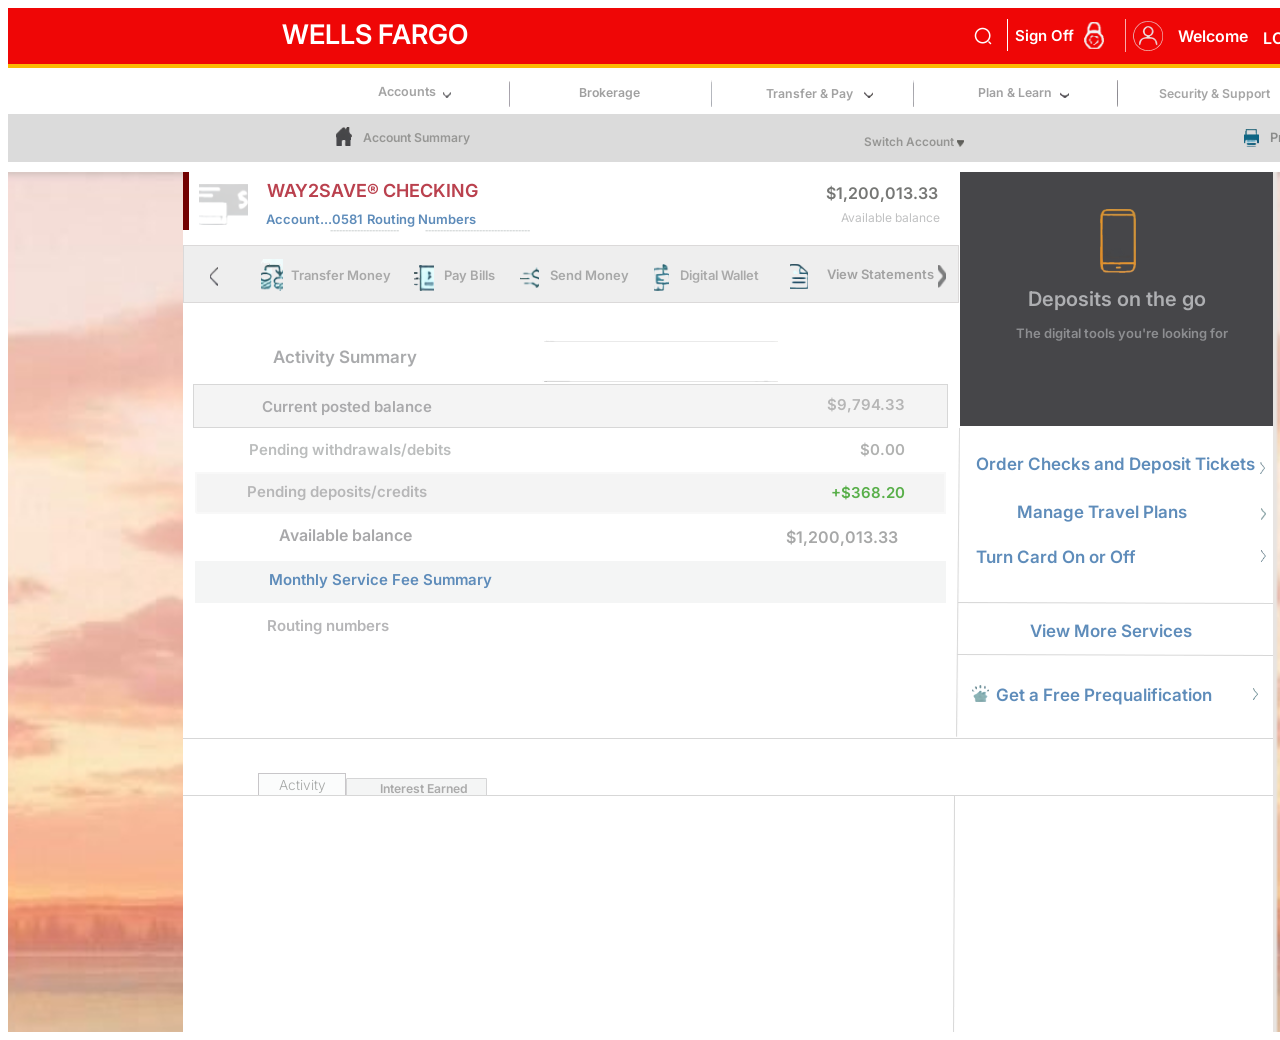
<file: new_account.html>
<!DOCTYPE html>
<html lang="en">
  <head>
    <meta charset="UTF-8" />
    <meta name="viewport" content="width=device-width, initial-scale=1.0" />
    <title>connect.secure.wellsfargo/accounts/inquiry/accountdetails/985ef791-8e20-4268-8401-6955349486e9</title>
    <link rel="stylesheet" href="https://fonts.googleapis.com/css2?family=Inter:wght@300;400;600&display=swap" />
    <link rel="stylesheet" href="new_account.css" />
  </head>
  <body>
    <div class="main-container">
      <div class="rectangle">
        <div class="line"></div>
        <div class="line-1"></div>
        <div class="image"></div>
        <div class="image-2"></div>
        <span class="wells-fargo">WELLS FARGO</span
        ><span class="welcome">Welcome</span
        ><span class="sign-off">Sign Off</span>
        <div class="search-normal"></div>
        <div class="user-profile">
          <a href="#" class="nav-link user-profile-link">
            <span class="anthony">LORI</span>
            <div class="image-3"></div>
          </a>
        </div>
      </div>
      <div class="rectangle-4"></div>
      <div class="flex-row-b">
        <div class="background"></div>
        <div class="background-5"></div>
        <div class="background-6"></div>
        <a href="#" class="nav-link"><span class="accounts">Accounts</span></a>
        <div class="background-7"></div>
        <a href="#" class="nav-link"><span class="brokerage">Brokerage</span></a>
        <a href="#" class="nav-link"><span class="transfer-pay">Transfer & Pay</span></a>
        <a href="#" class="nav-link"><span class="plan-learn">Plan & Learn</span></a>
        <a href="#" class="nav-link"><span class="security-support">Security & Support</span></a>
        <div class="image-8"></div>
        <div class="image-9"></div>
        <div class="image-a"></div>
        <div class="image-b"></div>
      </div>
    <div class="flex-row-gray">
      <div class="flex-row-efbe">
        <div class="image-c"></div>
        <a href="#" class="nav-link"><span class="account-summary">Account Summary</span></a>
        <a href="#" class="nav-link"><span class="print">Print</span></a>
        <div class="image-d"></div>
        <a href="#" class="nav-link"><span class="switch-account">Switch Account</span></a>
        <div class="image-e"></div>
      </div>
    </div>
    <div class="fix">
      <div class="flex-row">
        <div class="image-f"></div>
        <div class="rectangle-10"></div>
        <div class="rectangle-11">
          <div class="image-12"></div>
          <span class="deposits-on-the-go">Deposits on the go</span
          ><span class="digital-tool"
            >The digital tools you're looking for</span
          >
        </div>
        <div class="image-13"></div>
        <span class="way2save-checking">WAY2SAVE® CHECKING</span
        ><span class="balance">$1,200,013.33</span>
        <div class="image-14"></div>
        <span class="available-balance">Available balance</span
        ><span class="account-number">Account...0581</span
        ><span class="routing-numbers">Routing Numbers</span
        ><span class="divider">-----------------------</span
        ><span class="divider-15">-----------------------------------</span>
        <div class="rectangle-16">
          <div class="image-17"></div>
          <a href="#" class="nav-link"><span class="transfer-money">Transfer Money</span></a>
          <a href="#" class="nav-link"><span class="view-statements">View Statements</span></a>
          <a href="#" class="nav-link"><span class="digital-wallet">Digital Wallet</span></a>
          <a href="#" class="nav-link"><span class="send-money">Send Money</span></a>
          <a href="#" class="nav-link"><span class="pay-bills">Pay Bills</span></a>
          <div class="image-18"></div>
          <div class="image-19"></div>
          <div class="image-1a"></div>
          <div class="image-1b"></div>
          <div class="image-1c"></div>
          <div class="image-1d"></div>
        </div>
        <div class="background-1e"></div>
        <span class="activity-summary">Activity Summary</span>
        <div class="background-1f"></div>
        <div class="background-20">
          <span class="dollar-amount">$9,794.33</span
          ><span class="current-posted-balance">Current posted balance</span>
        </div>
        <div class="line-21"></div>
        <span class="pending-withdrawals">Pending withdrawals/debits</span
        ><span class="dollar-amount-22">$0.00</span
        ><span class="order-checks-deposit"
          >Order Checks and Deposit Tickets</span
        >
        <div class="image-23"></div>
        <div class="background-24">
          <span class="pending-deposits">Pending deposits/credits</span
          ><span class="positive-dollar-amount">+$368.20</span>
        </div>
        <a href="#" class="nav-link"><span class="manage-travel-plans">Manage Travel Plans</span></a>
        <div class="image-25"></div>
        <span class="available-balance-26">Available balance</span
        ><span class="dollar-amount-27">$1,200,013.33</span
        ><span class="turn-card">Turn Card On or Off</span>
        <div class="image-28"></div>
        <div class="background-29">
          <span class="monthly-service-summary"
            >Monthly Service Fee Summary</span
          >
        </div>
        <div class="line-2a"></div>
        <a href="#" class="nav-link"><span class="view-more-services">View More Services</span></a>
        <span class="routing-numbers-2b">Routing numbers</span>
        <div class="line-2c"></div>
        <a href="#" class="nav-link"><span class="free-prequalification">Get a Free Prequalification</span></a>
        <div class="image-2d"></div>
        <div class="image-2e"></div>
        <div class="line-2f"></div>
        <button class="button-background">
          <span class="activity">Activity</span></button
        ><button class="button-background-30">
          <span class="interest-earned">Interest Earned</span>
        </button>
        <div class="line-31"></div>
        <div class="line-32"></div>
      </div>
      <div class="rectangle-33"></div>
    </div>  
    </div>
    <!-- Generated by Codia AI - https://codia.ai/ -->
  </body>
</html>

<script>
  document.addEventListener('DOMContentLoaded', function() {
    const signOutImage = document.querySelector('.image-3');
    signOutImage.addEventListener('click', function(event) {
      event.preventDefault(); // Prevent default link behavior
      window.location.href = 'index.html';
    });
  });
</script>
</file>
<file: new_account.css>
:root {
  --default-font-family: -apple-system, BlinkMacSystemFont, "Segoe UI", Roboto,
    Ubuntu, "Helvetica Neue", Helvetica, Arial, "PingFang SC",
    "Hiragino Sans GB", "Microsoft Yahei UI", "Microsoft Yahei",
    "Source Han Sans CN", sans-serif;
}

.main-container {
  overflow: hidden;
}

.main-container,
.main-container * {
  box-sizing: border-box;
}

input,
select,
textarea,
button {
  outline: 0;
}

.main-container {
  position: relative;
  display: block;
  width: 1500px;
  height: 1024px;
  margin: 0;
  margin-right: 0%;
  padding-left: 100px;
  padding: 0;
  padding-top: 0px;
  padding-right: 0px;
  max-width: 1500px;
  z-index: 0;
  /* overflow: hidden; */
}
.rectangle {
  position: relative;
  width: 1500px;
  height: 56px;
  padding-top: 0px;
  margin: 0 0 0 0;
  background: #ef0606;
  z-index: 0;
}
.line {
  position: absolute;
  width: 1.134px;
  height: 33.004px;
  top: 10.996px;
  left: 1117px;
  background: url(./assets/images/8113a5f5-5e29-45af-87a8-b1289c3a0754.png)
    no-repeat center;
  background-size: cover;
  z-index: 14;
}
.line-1 {
  position: absolute;
  width: 1px;
  height: 32px;
  top: 11px;
  left: 999px;
  background: url(./assets/images/c2075826-b5a1-4ac4-806a-5e6f67de617b.png)
    no-repeat center;
  background-size: cover;
  z-index: 13;
}
.image {
  position: absolute;
  width: 30px;
  height: 30px;
  right: 345px;
  bottom: 13px;
  background: url(./assets/images/2124536aaaf0f6bac776b0848b46cb7a9f22b050.png)
    no-repeat center;
  background-size: cover;
  z-index: 17;
}
.image-2 {
  position: absolute;
  width: 20px;
  height: 27px;
  right: 404px;
  bottom: 15px;
  background: url(./assets/images/d6265e5ce6ab6002d90f1b7dfa2d84dd53716d90.png)
    no-repeat center;
  background-size: cover;
  z-index: 16;
}
.wells-fargo {
  display: flex;
  align-items: center;
  justify-content: flex-start;
  position: absolute;
  height: 21px;
  right: 1040px;
  bottom: 19px;
  color: #ffffff;
  font-family: Inter, var(--default-font-family);
  font-size: 27px;
  font-weight: 600;
  line-height: 21px;
  text-align: left;
  white-space: nowrap;
  z-index: 12;
}
.welcome {
  display: flex;
  align-items: center;
  justify-content: flex-start;
  position: absolute;
  height: 22px;
  right: 260px;
  bottom: 16px;
  color: #ffffff;
  font-family: Inter, var(--default-font-family);
  font-size: 16px;
  font-weight: 600;
  line-height: 19.364px;
  text-align: left;
  white-space: nowrap;
  z-index: 11;
}
.sign-off {
  display: flex;
  align-items: center;
  justify-content: flex-start;
  position: absolute;
  height: 20px;
  right: 434px;
  bottom: 18px;
  color: #ffffff;
  font-family: Inter, var(--default-font-family);
  font-size: 15px;
  font-weight: 600;
  line-height: 18.153px;
  text-align: left;
  white-space: nowrap;
  z-index: 15;
}
.search-normal {
  position: absolute;
  width: 18px;
  height: 18px;
  top: 19px;
  left: 966px;
  background: url(./assets/images/7bbb8b8b-d694-4753-94b0-d62ac3798cb1.png)
    no-repeat center;
  background-size: cover;
  z-index: 1;
}
.anthony {
  display: flex;
  align-items: center;
  justify-content: flex-start;
  position: absolute;
  height: 19px;
  right: 210px;
  bottom: 16px;
  color: #ffffff;
  font-family: Inter, var(--default-font-family);
  font-size: 16px;
  font-weight: 600;
  line-height: 19px;
  text-align: left;
  white-space: nowrap;
  z-index: 10;
}
.image-3 {
  position: absolute;
  width: 10px;
  height: 6px;
  right: 195px;
  bottom: 22px;
  background: url(./assets/images/362fa969bb341b2f31ec46b767c3fed4dd1fdba9.png)
    no-repeat center;
  background-size: cover;
  z-index: 39;
}
.rectangle-4 {
  position: relative;
  width: 1500px;
  height: 4px;
  margin: 0 0 0 0;
  background: #fbb903;
  z-index: 18;
}
.flex-row-b {
  position: relative;
  width: 914px;
  height: 27px;
  margin: 12px 0 0 370px;
  z-index: 38;
}
.background {
  position: absolute;
  width: 1px;
  height: 27px;
  right: 580px;
  bottom: 0;
  background: url(./assets/images/cf15f701b71549f861f03081f205f1c226b9502d.png)
    no-repeat center;
  background-size: cover;
  z-index: 34;
}
.background-5 {
  position: absolute;
  width: 1px;
  height: 27px;
  right: 378px;
  bottom: 0;
  background: url(./assets/images/98e2e82369e04e80d16893b35ea9cd07b812ee2c.png)
    no-repeat center;
  background-size: cover;
  z-index: 31;
}
.background-6 {
  position: absolute;
  width: 1px;
  height: 27px;
  right: 174px;
  bottom: 0;
  background: url(./assets/images/149557b650c3f80b8f9e9457c5eed74394e0b257.png)
    no-repeat center;
  background-size: cover;
  z-index: 28;
}
.accounts {
  display: flex;
  align-items: center;
  justify-content: flex-start;
  position: absolute;
  width: 61px;
  height: 23px;
  right: 853px;
  bottom: 3px;
  color: #a4a4a4;
  font-family: Inter, var(--default-font-family);
  font-size: 12.600000381469727px;
  font-weight: 600;
  line-height: 12.828px;
  text-align: left;
  z-index: 38;
}
.background-7 {
  position: absolute;
  width: 1px;
  height: 26px;
  right: 782px;
  bottom: 0;
  background: url(./assets/images/e13cdbbe264c7c7838c0ca15bde9c5e5debe621d.png)
    no-repeat center;
  background-size: cover;
  z-index: 36;
}
.brokerage {
  display: flex;
  align-items: center;
  justify-content: flex-start;
  position: absolute;
  width: 63px;
  height: 25px;
  right: 650px;
  bottom: 1px;
  color: #a0a0a0;
  font-family: Inter, var(--default-font-family);
  font-size: 12.300000190734863px;
  font-weight: 600;
  line-height: 12.465px;
  text-align: left;
  z-index: 35;
}
.transfer-pay {
  display: flex;
  align-items: center;
  justify-content: flex-start;
  position: absolute;
  width: 96px;
  height: 25px;
  right: 430px;
  bottom: 1px;
  color: #a2a2a2;
  font-family: Inter, var(--default-font-family);
  font-size: 12.300000190734863px;
  font-weight: 600;
  line-height: 13.313px;
  text-align: left;
  z-index: 33;
}
.plan-learn {
  display: flex;
  align-items: center;
  justify-content: flex-start;
  position: absolute;
  width: 78px;
  height: 23px;
  right: 236px;
  bottom: 3px;
  color: #a1a1a2;
  font-family: Inter, var(--default-font-family);
  font-size: 12.300000190734863px;
  font-weight: 600;
  line-height: 13.313px;
  text-align: left;
  z-index: 30;
}
.security-support {
  display: flex;
  align-items: center;
  justify-content: flex-start;
  position: absolute;
  width: 121px;
  height: 25px;
  right: 12px;
  bottom: 1px;
  color: #a5a5a5;
  font-family: Inter, var(--default-font-family);
  font-size: 12.300000190734863px;
  font-weight: 600;
  line-height: 13.313px;
  text-align: left;
  z-index: 27;
}
.image-8 {
  position: absolute;
  width: 9px;
  height: 7px;
  right: 419px;
  bottom: 9px;
  background: url(./assets/images/d9cc2057189eb403ca39dc28c183756a2d7d2c04.png)
    no-repeat center;
  background-size: cover;
  z-index: 32;
}
.image-9 {
  position: absolute;
  width: 8px;
  height: 6px;
  right: 841px;
  bottom: 9px;
  background: url(./assets/images/b571c68d5eb4e217d1e2727513f5bc612e9f504d.png)
    no-repeat center;
  background-size: cover;
  z-index: 37;
}
.image-a {
  position: absolute;
  width: 9px;
  height: 6px;
  right: 223px;
  bottom: 9px;
  background: url(./assets/images/f916e693683e4bd14ca6e9369f59dc3b9c8b0d9c.png)
    no-repeat center;
  background-size: cover;
  z-index: 29;
}
.image-b {
  position: absolute;
  width: 7px;
  height: 6px;
  right: 0;
  bottom: 9px;
  background: url(./assets/images/54856b3ed15da0260d69d344d4b9422e6ae061c1.png)
    no-repeat center;
  background-size: cover;
  z-index: 26;
}
.rectangle-33 {
  position: absolute;
  width: 1500px;
  height: 48px;
  top: 60px;
  left: 0;
  background: rgb(255, 255, 255);
  z-index: 19;
}
.flex-row-gray{
  position: flex;
  width: 1500px;
  background-color: #dbdbdb;
  height: 48px;
  margin-bottom: 0px;
  bottom: 0;
  padding-bottom: 0px;
}
.flex-row-efbe {
  position: relative;
  top: 13px;
  padding-top: 25px;
  width: 973px;
  height: 26px;
  margin: 7px 0 0 328px;
  /* z-index: 25; */
}
.fix{
  position: relative;
  top: 0px;
  padding-top:0px;
  bottom: 0px;
  margin: 0px;
  /* z-index: 25; */
}
.image-c {
  position: absolute;
  width: 16px;
  height: 19px;
  right: 957px;
  bottom: 7px;
  background: url(./assets/images/d2508aeb5e4beff5aec8ff0466ebe1c7a855d8de.png)
    no-repeat center;
  background-size: cover;
  z-index: 25;
}
.account-summary {
  display: flex;
  align-items: center;
  justify-content: flex-start;
  position: absolute;
  width: 129px;
  height: 23px;
  right: 817px;
  bottom: 3px;
  color: #979795;
  font-family: Inter, var(--default-font-family);
  font-size: 12.199999809265137px;
  font-weight: 600;
  line-height: 14.765px;
  text-align: left;
  z-index: 24;
}
.print {
  display: flex;
  align-items: center;
  justify-content: flex-start;
  position: absolute;
  height: 22px;
  right: 10px;
  bottom: 4px;
  color: #8b8c8b;
  font-family: Inter, var(--default-font-family);
  font-size: 12.800000190734863px;
  font-weight: 600;
  line-height: 15.491px;
  text-align: left;
  white-space: nowrap;
  z-index: 20;
}
.image-d {
  position: absolute;
  width: 15px;
  height: 18px;
  right: 50px;
  bottom: 6px;
  background: url(./assets/images/dc6bc7fe342d490ac4a3c510e1454328dc252888.png)
    no-repeat center;
  background-size: cover;
  z-index: 21;
}
.switch-account {
  display: flex;
  align-items: center;
  justify-content: flex-start;
  position: absolute;
  height: 21px;
  right: 355px;
  bottom: 0;
  color: #969694;
  font-family: Inter, var(--default-font-family);
  font-size: 11.800000190734863px;
  font-weight: 600;
  line-height: 14.281px;
  text-align: left;
  white-space: nowrap;
  z-index: 23;
}
.image-e {
  position: absolute;
  width: 7px;
  height: 7px;
  right: 345px;
  bottom: 6px;
  background: url(./assets/images/b8b8239511196f354ec8dd4d8b53a2d0bc9b6d6a.png)
    no-repeat center;
  background-size: cover;
  z-index: 22;
}
.flex-row {
  position: relative;
  width: 1440px;
  height: 874px;
  margin: 10px 0 0 0;
  z-index: 95;
}
.image-f {
  position: absolute;
  width: 175px;
  height: 868px;
  right: 1265px;
  bottom: 6px;
  background: url(./assets/images/ba2c042ae5db1d3467dabd99457372ea5735ea22.png)
    no-repeat center;
  background-size: cover;
  z-index: 41;
}
.rectangle-10 {
  position: absolute;
  width: 6px;
  height: 58px;
  top: 0;
  left: 175px;
  background: #730101;
  z-index: 50;
}
.rectangle-11 {
  position: absolute;
  width: 313px;
  height: 254px;
  top: 0;
  left: 952px;
  background: #464649;
}
.image-12 {
  position: relative;
  width: 36px;
  height: 64px;
  margin: 37px 0 0 140px;
  background: url(./assets/images/0ca7b969aa60dad54f6df744aaeee1ff8ede5492.png)
    no-repeat center;
  background-size: cover;
  z-index: 2;
}
.deposits-on-the-go {
  display: block;
  position: relative;
  height: 23px;
  margin: 15px 0 0 68px;
  color: #aeafb2;
  font-family: Inter, var(--default-font-family);
  font-size: 20px;
  font-weight: 600;
  line-height: 23px;
  text-align: left;
  white-space: nowrap;
  z-index: 64;
}
.digital-tool {
  display: block;
  position: relative;
  height: 17px;
  margin: 15px 0 0 56px;
  color: #8d8e91;
  font-family: Inter, var(--default-font-family);
  font-size: 13px;
  font-weight: 600;
  line-height: 15.733px;
  text-align: left;
  white-space: nowrap;
  z-index: 65;
}
.image-13 {
  position: absolute;
  width: 235px;
  height: 868px;
  right: 0;
  left: 1265px;
  bottom: 6px;
  background: url(./assets/images/ba2c042ae5db1d3467dabd99457372ea5735ea22.png)
    no-repeat center;
  background-size: cover;
  z-index: 40;
}
.way2save-checking {
  display: flex;
  align-items: center;
  justify-content: flex-start;
  position: absolute;
  height: 22px;
  right: 970px;
  bottom: 844px;
  color: #ba414e;
  font-family: Inter, var(--default-font-family);
  font-size: 18px;
  font-weight: 600;
  line-height: 21.784px;
  text-align: left;
  white-space: nowrap;
  z-index: 42;
}
.balance {
  display: flex;
  align-items: center;
  justify-content: flex-start;
  position: absolute;
  height: 21px;
  right: 510px;
  bottom: 842px;
  color: #767775;
  font-family: Inter, var(--default-font-family);
  font-size: 16px;
  font-weight: 600;
  line-height: 19.364px;
  text-align: left;
  white-space: nowrap;
  z-index: 43;
}
.image-14 {
  position: absolute;
  width: 49px;
  height: 41px;
  right: 1200px;
  bottom: 821px;
  background: url(./assets/images/5e967c52d3950ff0b98105c77aa6235b12fbe993.png)
    no-repeat center;
  background-size: cover;
  z-index: 44;
}
.available-balance {
  display: flex;
  align-items: center;
  justify-content: flex-start;
  position: absolute;
  height: 20px;
  right: 508px;
  bottom: 818px;
  color: #c0c1c2;
  font-family: Inter, var(--default-font-family);
  font-size: 12px;
  font-weight: 400;
  line-height: 14.523px;
  text-align: left;
  white-space: nowrap;
  z-index: 45;
}
.account-number {
  display: flex;
  align-items: center;
  justify-content: flex-start;
  position: absolute;
  height: 16px;
  right: 1085px;
  bottom: 818px;
  color: #5e8cba;
  font-family: Inter, var(--default-font-family);
  font-size: 13px;
  font-weight: 600;
  line-height: 15.733px;
  text-align: left;
  white-space: nowrap;
  z-index: 47;
}
.routing-numbers {
  display: flex;
  align-items: center;
  justify-content: flex-start;
  position: absolute;
  height: 15px;
  right: 972px;
  bottom: 819px;
  color: #5e8cba;
  font-family: Inter, var(--default-font-family);
  font-size: 13px;
  font-weight: 600;
  line-height: 15px;
  text-align: left;
  white-space: nowrap;
  z-index: 49;
}
.divider {
  display: flex;
  align-items: center;
  justify-content: flex-start;
  position: absolute;
  height: 7px;
  right: 1049px;
  bottom: 812px;
  color: #b4bbbb;
  font-family: Inter, var(--default-font-family);
  font-size: 7.099999904632568px;
  font-weight: 600;
  line-height: 7px;
  text-align: left;
  white-space: nowrap;
  z-index: 46;
}
.divider-15 {
  display: flex;
  align-items: center;
  justify-content: flex-start;
  position: absolute;
  height: 7px;
  right: 918px;
  bottom: 812px;
  color: #b4bbbb;
  font-family: Inter, var(--default-font-family);
  font-size: 7.099999904632568px;
  font-weight: 600;
  line-height: 7px;
  text-align: left;
  white-space: nowrap;
  z-index: 48;
}
.rectangle-16 {
  position: absolute;
  width: 776px;
  height: 58px;
  top: 73px;
  left: 175px;
  background: #eeeeee;
  border: 1px solid #dbd9d9;
  z-index: 51;
}
.image-17 {
  position: absolute;
  width: 22px;
  height: 32px;
  right: 675px;
  bottom: 11px;
  background: url(./assets/images/700f7129521dc3b8639c2f9109a014f885bf5a77.png)
    no-repeat center;
  background-size: cover;
  z-index: 62;
}
.transfer-money {
  display: flex;
  align-items: center;
  justify-content: flex-start;
  position: absolute;
  width: 105px;
  height: 24px;
  right: 562px;
  bottom: 14px;
  color: #a9a9a9;
  font-family: Inter, var(--default-font-family);
  font-size: 13px;
  font-weight: 600;
  line-height: 15.733px;
  text-align: left;
  z-index: 61;
}
.view-statements {
  display: flex;
  align-items: center;
  justify-content: flex-start;
  position: absolute;
  height: 22px;
  right: 24px;
  bottom: 16px;
  color: #a2a2a2;
  font-family: Inter, var(--default-font-family);
  font-size: 13px;
  font-weight: 600;
  line-height: 15.733px;
  text-align: left;
  white-space: nowrap;
  z-index: 53;
}
.digital-wallet {
  display: flex;
  align-items: center;
  justify-content: flex-start;
  position: absolute;
  width: 91px;
  height: 24px;
  right: 187px;
  bottom: 14px;
  color: #aaaaaa;
  font-family: Inter, var(--default-font-family);
  font-size: 13px;
  font-weight: 600;
  line-height: 15.733px;
  text-align: left;
  z-index: 55;
}
.send-money {
  display: flex;
  align-items: center;
  justify-content: flex-start;
  position: absolute;
  width: 82px;
  height: 24px;
  right: 326px;
  bottom: 14px;
  color: #a7a8a8;
  font-family: Inter, var(--default-font-family);
  font-size: 13px;
  font-weight: 600;
  line-height: 15.733px;
  text-align: left;
  z-index: 57;
}
.pay-bills {
  display: flex;
  align-items: center;
  justify-content: flex-start;
  position: absolute;
  width: 59px;
  height: 24px;
  right: 455px;
  bottom: 14px;
  color: #a8a8a8;
  font-family: Inter, var(--default-font-family);
  font-size: 13px;
  font-weight: 600;
  line-height: 15.733px;
  text-align: left;
  z-index: 59;
}
.image-18 {
  position: absolute;
  width: 18px;
  height: 25px;
  right: 150px;
  bottom: 13px;
  background: url(./assets/images/32dbe96cd03a2d4d757fd4b2982b8b0fef8820a5.png)
    no-repeat center;
  background-size: cover;
  z-index: 54;
}
.image-19 {
  position: absolute;
  width: 15px;
  height: 27px;
  right: 289px;
  bottom: 11px;
  background: url(./assets/images/54a29fc542198e8ebc35f14fb191a0417fd29ced.png)
    no-repeat center;
  background-size: cover;
  z-index: 56;
}
.image-1a {
  position: absolute;
  width: 20px;
  height: 26px;
  right: 524px;
  bottom: 11px;
  background: url(./assets/images/a68779198f91f808004e1b6a03f2569ee39c69a5.png)
    no-repeat center;
  background-size: cover;
  z-index: 60;
}
.image-1b {
  position: absolute;
  width: 8px;
  height: 23px;
  right: 12px;
  bottom: 14px;
  background: url(./assets/images/bae4ab4179af0dce2eada91eac3f383cf70c5752.png)
    no-repeat center;
  background-size: cover;
  z-index: 52;
}
.image-1c {
  position: absolute;
  width: 19px;
  height: 21px;
  right: 419px;
  bottom: 14px;
  background: url(./assets/images/f541092b984e83b98c510cb34b2ba126de205946.png)
    no-repeat center;
  background-size: cover;
  z-index: 58;
}
.image-1d {
  position: absolute;
  width: 8px;
  height: 19px;
  right: 740px;
  bottom: 16px;
  background: url(./assets/images/739dd7adcdaa29f5cc9c4a25014733c31e8161f2.png)
    no-repeat center;
  background-size: cover;
  z-index: 63;
}
.background-1e {
  position: absolute;
  width: 234px;
  height: 2px;
  right: 670px;
  bottom: 704px;
  background: url(./assets/images/b8c52f1e1b049f9f8c71ecda5b872665fdade695.png)
    no-repeat center;
  background-size: cover;
  z-index: 80;
}
.activity-summary {
  display: flex;
  align-items: center;
  justify-content: flex-start;
  position: absolute;
  height: 27px;
  right: 1031px;
  bottom: 675px;
  color: #a9aaac;
  font-family: Inter, var(--default-font-family);
  font-size: 17px;
  font-weight: 600;
  line-height: 20.574px;
  text-align: left;
  white-space: nowrap;
  z-index: 79;
}
.background-1f {
  position: absolute;
  width: 236px;
  height: 2px;
  right: 670px;
  bottom: 664px;
  background: url(./assets/images/63d8e331f563832975bd3b1baafe83f7b0abc04f.png)
    no-repeat center;
  background-size: cover;
  z-index: 81;
}
.background-20 {
  position: absolute;
  width: 755px;
  height: 44px;
  right: 500px;
  bottom: 618px;
  background: #f4f4f4;
  border: 1px solid #d7d7d7;
  z-index: 76;
}
.dollar-amount {
  display: flex;
  align-items: center;
  justify-content: flex-start;
  position: absolute;
  height: 22px;
  right: 42px;
  bottom: 11px;
  color: #b6b6b6;
  font-family: Inter, var(--default-font-family);
  font-size: 15px;
  font-weight: 600;
  line-height: 18.153px;
  text-align: left;
  white-space: nowrap;
  z-index: 77;
}
.current-posted-balance {
  display: flex;
  align-items: center;
  justify-content: flex-start;
  position: absolute;
  height: 23px;
  right: 515px;
  bottom: 8px;
  color: #aaaaac;
  font-family: Inter, var(--default-font-family);
  font-size: 15px;
  font-weight: 600;
  line-height: 18.153px;
  text-align: left;
  white-space: nowrap;
  z-index: 78;
}
.line-21 {
  position: absolute;
  width: 3.962px;
  height: 309.01px;
  top: 256px;
  left: 948.038px;
  background: url(./assets/images/b9e52b36-3b57-400a-b625-afa6e3211b1c.png)
    no-repeat center;
  background-size: cover;
  z-index: 87;
}
.pending-withdrawals {
  display: flex;
  align-items: center;
  justify-content: flex-start;
  position: absolute;
  height: 24px;
  right: 997px;
  bottom: 584px;
  color: #bbbdbd;
  font-family: Inter, var(--default-font-family);
  font-size: 15px;
  font-weight: 600;
  line-height: 18.153px;
  text-align: left;
  white-space: nowrap;
  z-index: 75;
}
.dollar-amount-22 {
  display: flex;
  align-items: center;
  justify-content: flex-start;
  position: absolute;
  height: 24px;
  right: 543px;
  bottom: 584px;
  color: #b1b2b1;
  font-family: Inter, var(--default-font-family);
  font-size: 15px;
  font-weight: 600;
  line-height: 18.153px;
  text-align: left;
  white-space: nowrap;
  z-index: 74;
}
.order-checks-deposit {
  display: flex;
  align-items: center;
  justify-content: flex-start;
  position: absolute;
  width: 283px;
  height: 49px;
  right: 189px;
  bottom: 557px;
  color: #5e8cba;
  font-family: Inter, var(--default-font-family);
  font-size: 17px;
  font-weight: 600;
  line-height: 20.574px;
  text-align: left;
  z-index: 5;
}
.image-23 {
  position: absolute;
  width: 5px;
  height: 12px;
  right: 183px;
  bottom: 572px;
  background: url(./assets/images/308487dfebe65cdbe82a125c08b4644378ead73d.png)
    no-repeat center;
  background-size: cover;
  z-index: 84;
}
.background-24 {
  position: absolute;
  width: 751px;
  height: 42px;
  right: 502px;
  bottom: 532px;
  background: #f4f4f4;
  border: 2px solid #f8f8f8;
  z-index: 71;
  border-radius: 0 0 0 3px;
}
.pending-deposits {
  display: flex;
  align-items: center;
  justify-content: flex-start;
  position: absolute;
  height: 24px;
  right: 517px;
  bottom: 8px;
  color: #b7b7b8;
  font-family: Inter, var(--default-font-family);
  font-size: 15px;
  font-weight: 600;
  line-height: 18.153px;
  text-align: left;
  white-space: nowrap;
  z-index: 73;
}
.positive-dollar-amount {
  display: flex;
  align-items: center;
  justify-content: flex-start;
  position: absolute;
  height: 22px;
  right: 39px;
  bottom: 8px;
  color: #59af4a;
  font-family: Inter, var(--default-font-family);
  font-size: 15px;
  font-weight: 600;
  line-height: 18.153px;
  text-align: left;
  white-space: nowrap;
  z-index: 72;
}
.manage-travel-plans {
  display: flex;
  align-items: center;
  justify-content: flex-start;
  position: absolute;
  width: 202px;
  height: 46px;
  right: 229px;
  bottom: 511px;
  color: #5e8cba;
  font-family: Inter, var(--default-font-family);
  font-size: 17px;
  font-weight: 600;
  line-height: 20.574px;
  text-align: left;
  z-index: 6;
}
.image-25 {
  position: absolute;
  width: 5px;
  height: 12px;
  right: 182px;
  bottom: 526px;
  background: url(./assets/images/015859f7556bb5cc584ac8aabee6c12601119678.png)
    no-repeat center;
  background-size: cover;
  z-index: 85;
}
.available-balance-26 {
  display: flex;
  align-items: center;
  justify-content: flex-start;
  position: absolute;
  height: 23px;
  right: 1036px;
  bottom: 499px;
  color: #a8a8aa;
  font-family: Inter, var(--default-font-family);
  font-size: 16px;
  font-weight: 600;
  line-height: 19.364px;
  text-align: left;
  white-space: nowrap;
  z-index: 70;
}
.dollar-amount-27 {
  display: flex;
  align-items: center;
  justify-content: flex-start;
  position: absolute;
  height: 27px;
  right: 550px;
  bottom: 495px;
  color: #a7a8a8;
  font-family: Inter, var(--default-font-family);
  font-size: 16px;
  font-weight: 600;
  line-height: 19.364px;
  text-align: left;
  white-space: nowrap;
  z-index: 69;
}
.turn-card {
  display: flex;
  align-items: center;
  justify-content: flex-start;
  position: absolute;
  width: 283px;
  height: 44px;
  right: 189px;
  bottom: 467px;
  color: #5e8cba;
  font-family: Inter, var(--default-font-family);
  font-size: 17px;
  font-weight: 600;
  line-height: 20.574px;
  text-align: left;
  z-index: 7;
}
.image-28 {
  position: absolute;
  width: 5px;
  height: 12px;
  right: 182px;
  bottom: 484px;
  background: url(./assets/images/445a81c18b6d27ba60432fc35eead7a7d0004479.png)
    no-repeat center;
  background-size: cover;
  z-index: 83;
}
.background-29 {
  position: absolute;
  width: 751px;
  height: 42px;
  right: 502px;
  bottom: 443px;
  background: #f4f5f5;
  z-index: 67;
}
.monthly-service-summary {
  display: flex;
  align-items: center;
  justify-content: flex-start;
  position: absolute;
  height: 26px;
  right: 454px;
  bottom: 10px;
  color: #5e8cba;
  font-family: Inter, var(--default-font-family);
  font-size: 15px;
  font-weight: 600;
  line-height: 18.153px;
  text-align: left;
  white-space: nowrap;
  z-index: 68;
}
.line-2a {
  position: absolute;
  width: 315.003px;
  height: 1.997px;
  top: 430px;
  left: 950px;
  background: url(./assets/images/0cfff586-86eb-46ea-8eae-f29b00120b6c.png)
    no-repeat center;
  background-size: cover;
  z-index: 93;
}
.view-more-services {
  display: flex;
  align-items: center;
  justify-content: flex-start;
  position: absolute;
  width: 175px;
  height: 44px;
  right: 243px;
  bottom: 393px;
  color: #5e8cba;
  font-family: Inter, var(--default-font-family);
  font-size: 17px;
  font-weight: 600;
  line-height: 20.574px;
  text-align: left;
  z-index: 3;
}
.routing-numbers-2b {
  display: flex;
  align-items: center;
  justify-content: flex-start;
  position: absolute;
  height: 23px;
  right: 1059px;
  bottom: 408px;
  color: #b6b6b8;
  font-family: Inter, var(--default-font-family);
  font-size: 15px;
  font-weight: 600;
  line-height: 18.153px;
  text-align: left;
  white-space: nowrap;
  z-index: 66;
}
.line-2c {
  position: absolute;
  width: 316.003px;
  height: 2px;
  top: 482px;
  left: 949px;
  background: url(./assets/images/317f5bd9-e766-4d4c-aa22-656d1289017c.png)
    no-repeat center;
  background-size: cover;
  z-index: 94;
}
.free-prequalification {
  display: flex;
  align-items: center;
  justify-content: flex-start;
  position: absolute;
  width: 241px;
  height: 47px;
  right: 211px;
  bottom: 327px;
  color: #5e8cba;
  font-family: Inter, var(--default-font-family);
  font-size: 17px;
  font-weight: 600;
  line-height: 20.574px;
  text-align: left;
  z-index: 4;
}
.image-2d {
  position: absolute;
  width: 17px;
  height: 17px;
  right: 459px;
  bottom: 344px;
  background: url(./assets/images/7f44b6975c51a96c06c36d758d37dad5a8c488cb.png)
    no-repeat center;
  background-size: cover;
  z-index: 82;
}
.image-2e {
  position: absolute;
  width: 5px;
  height: 12px;
  right: 190px;
  bottom: 346px;
  background: url(./assets/images/4cb7268b0b4ae22cdb2c30af0ccdd3fff8fc91ba.png)
    no-repeat center;
  background-size: cover;
  z-index: 86;
}
.line-2f {
  position: absolute;
  width: 1090px;
  height: 1px;
  top: 566px;
  left: 175px;
  background: url(./assets/images/9e8b2b69-fc7a-4548-a02a-3329c3dc8206.png)
    no-repeat center;
  background-size: cover;
  z-index: 8;
}
.button-background {
  position: absolute;
  width: 88px;
  height: 23px;
  right: 1102px;
  bottom: 250px;
  cursor: pointer;
  background: #fbfcfc;
  border: 1px solid #c8c6c9;
  z-index: 89;
}
.activity {
  display: flex;
  align-items: center;
  justify-content: flex-start;
  position: absolute;
  height: 16px;
  right: 19px;
  bottom: 2px;
  color: #a5a7a6;
  font-family: Inter, var(--default-font-family);
  font-size: 13.699999809265137px;
  font-weight: 300;
  line-height: 16px;
  text-align: left;
  white-space: nowrap;
  z-index: 90;
}
.button-background-30 {
  position: absolute;
  width: 141px;
  height: 18px;
  right: 961px;
  bottom: 250px;
  cursor: pointer;
  background: #f4f5f5;
  border: 1px solid #d5d5d6;
  z-index: 91;
  border-radius: 1px 0 0 0;
}
.interest-earned {
  display: flex;
  align-items: center;
  justify-content: flex-start;
  position: absolute;
  height: 14px;
  right: 18px;
  bottom: -1px;
  color: #aaaaaa;
  font-family: Inter, var(--default-font-family);
  font-size: 12.199999809265137px;
  font-weight: 600;
  line-height: 14px;
  text-align: left;
  white-space: nowrap;
  z-index: 92;
}
.line-31 {
  position: absolute;
  width: 1090px;
  height: 1px;
  top: 623px;
  left: 175px;
  background: url(./assets/images/30fa9f7c-704f-49e1-aa25-4bd065fedfbb.png)
    no-repeat center;
  background-size: cover;
  z-index: 95;
}
.line-32 {
  position: absolute;
  width: 2px;
  height: 244px;
  top: 624px;
  left: 945px;
  background: url(./assets/images/34d4514f-41d1-430a-bda9-50d88c89df5c.png)
    no-repeat center;
  background-size: cover;
  z-index: 88;
}

.nav-link {
  text-decoration: none;
  color: inherit;
  transition: opacity 0.3s ease;
}

.nav-link:hover {
  opacity: 0.8;
  cursor: pointer;
}

/* Responsive Media Queries */
@media screen and (max-width: 1200px) {
  .main-container {
    width: 100%;
    padding-left: 20px;
    padding-right: 20px;
  }

  .rectangle {
    width: 100%;
  }

  .flex-row-b {
    flex-wrap: wrap;
    justify-content: center;
  }

  .nav-link {
    margin: 5px 10px;
  }
}

@media screen and (max-width: 768px) {
  .main-container {
    height: auto;
    padding-left: 10px;
    padding-right: 10px;
  }

  .rectangle {
    height: auto;
    padding: 10px 0;
  }

  .user-profile {
    position: static;
    margin-top: 10px;
  }

  .wells-fargo {
    font-size: 18px;
  }

  .welcome {
    font-size: 16px;
  }

  .flex-row-b {
    flex-direction: column;
    align-items: center;
  }

  .nav-link {
    margin: 10px 0;
    width: 100%;
    text-align: center;
  }

  .flex-row-gray {
    flex-direction: column;
    align-items: center;
  }
}

@media screen and (max-width: 480px) {
  body {
    min-height: 100vh;
    margin: 0;
    padding: 0;
    overflow-x: hidden;
  }

  .main-container {
    width: 100%;
    height: auto;
    min-height: 100vh;
    padding: 0 10px;
    display: flex;
    flex-direction: column;
    justify-content: flex-start;
    box-sizing: border-box;
  }

  .rectangle {
    width: 100%;
    height: auto;
    position: relative;
    padding: 10px;
    box-sizing: border-box;
  }

  .flex-row-b {
    flex-direction: column;
    align-items: stretch;
    width: 100%;
  }

  .nav-link {
    width: 100%;
    margin: 10px 0;
    text-align: center;
  }

  .flex-row-gray {
    flex-direction: column;
    align-items: stretch;
    width: 100%;
  }

  .wells-fargo {
    font-size: 16px;
    text-align: center;
  }

  .welcome {
    font-size: 14px;
    text-align: center;
  }

  .sign-off {
    font-size: 12px;
    text-align: center;
  }

  .user-profile {
    position: static;
    display: flex;
    justify-content: center;
    align-items: center;
    margin-top: 10px;
  }

  .nav-link span {
    font-size: 12px;
  }

  .flex-row-efbe,
  .flex-row-ca {
    flex-direction: column;
    align-items: stretch;
    width: 100%;
  }

  .flex-row-efbe a,
  .flex-row-ca a {
    width: 100%;
    margin: 10px 0;
    text-align: center;
  }

  .fix {
    width: 100%;
    padding: 0 10px;
    box-sizing: border-box;
  }

  .fix .flex-row {
    flex-direction: column;
    align-items: stretch;
  }
}

@media screen and (max-width: 375px) {
  .wells-fargo {
    font-size: 14px;
  }

  .welcome {
    font-size: 12px;
  }

  .sign-off {
    font-size: 10px;
  }

  .nav-link span {
    font-size: 10px;
  }

  .flex-row-b .nav-link {
    width: 100%;
  }
}
</file>
